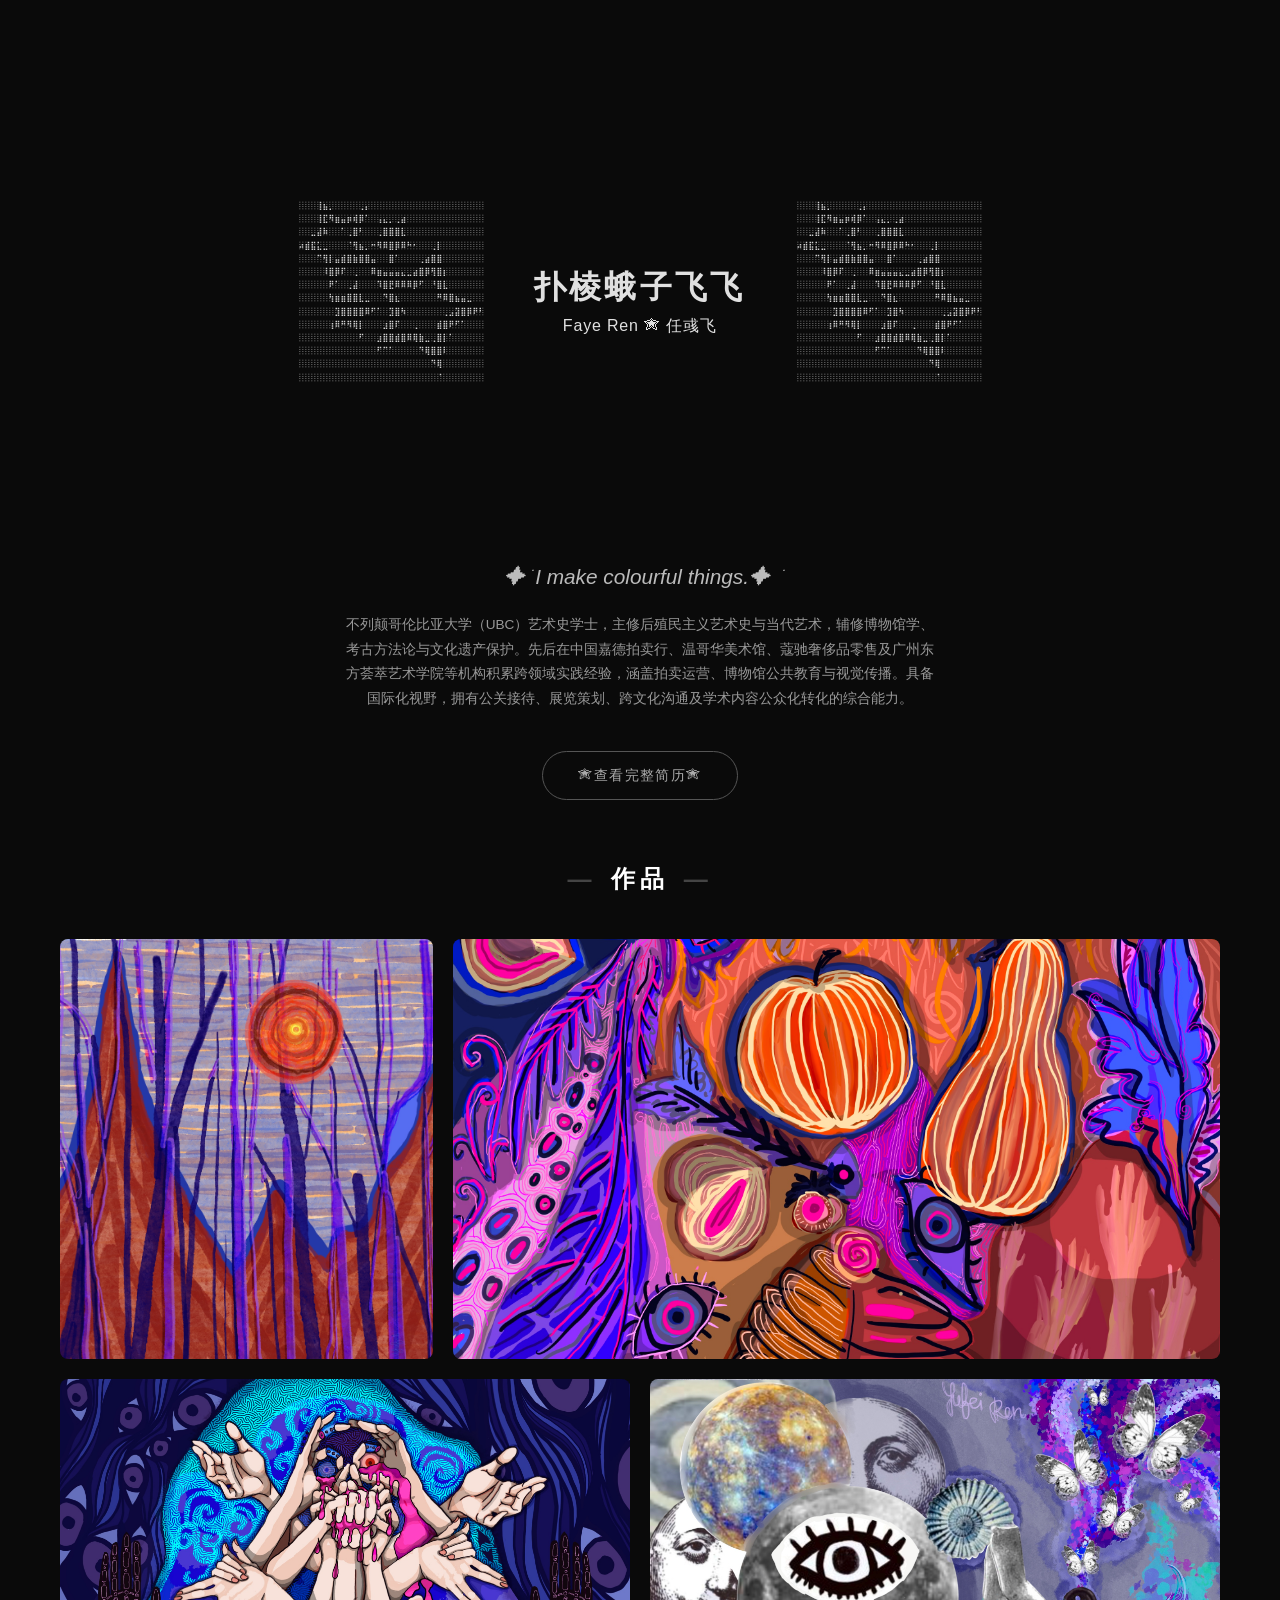
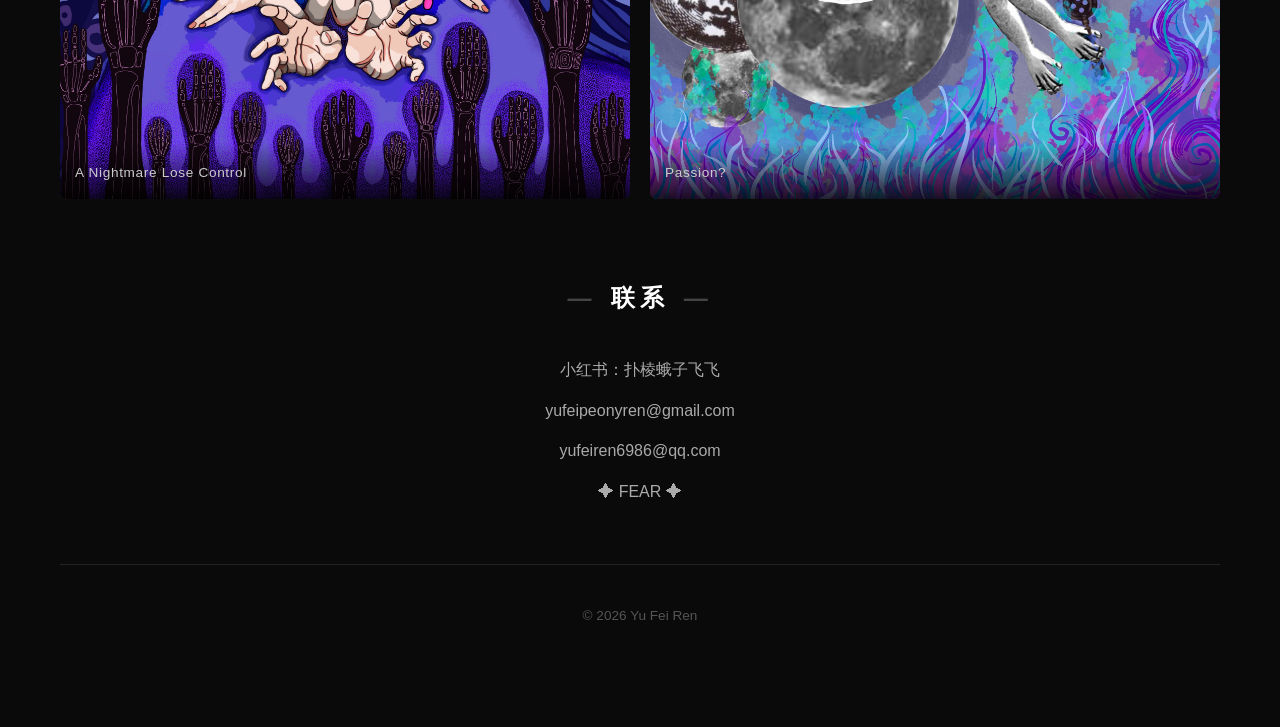
<file: index.html>
<!DOCTYPE html>
<html lang="zh-CN">
<head>
    <meta charset="UTF-8">
    <meta name="viewport" content="width=device-width, initial-scale=1.0">
    <title>扑棱蛾子飞飞 | Faye Ren</title>
    <style>
        * {
            margin: 0;
            padding: 0;
            box-sizing: border-box;
        }

        body {
            background-color: #0a0a0a;
            color: #e0e0e0;
            font-family: -apple-system, BlinkMacSystemFont, "Segoe UI", Roboto, "Helvetica Neue", Arial, sans-serif;
            line-height: 1.6;
        }

        .container {
            max-width: 1200px;
            margin: 0 auto;
            padding: 60px 20px;
        }

        /* ===== Header 区域 ===== */
        header {
            padding: 40px 0 60px;
        }

        .header-wrapper {
            display: flex;
            align-items: center;
            justify-content: center;
            gap: 30px;
            min-height: 400px;
        }

        /* ===== 两侧装饰 ===== */
        .side-deco {
            flex-shrink: 0;
            opacity: 0.8;
            transition: opacity 0.4s ease;
        }

        .side-deco:hover {
            opacity: 0.5;
        }

        .side-deco pre {
            font-family: 'Courier New', monospace;
            font-size: 12px;
            line-height: 1.1;
            color: #ffffff;
            margin: 0;
            padding: 0;
            white-space: pre;
            letter-spacing: 0;
        }

        /* 右侧镜像翻转 */
        .right-deco {
            transform: scaleX(-1);
        }

        /* ===== 标题内容 ===== */
        .header-content {
            flex-shrink: 0;
            text-align: center;
            padding: 0 20px;
        }

        /* ===== 🎆 纯 CSS 爆炸入场动画 ===== */
        @keyframes explodeIn {
            0% {
                transform: scale(0) rotate(180deg);
                opacity: 0;
                letter-spacing: 50px;
                filter: blur(20px);
            }
            50% {
                opacity: 1;
                transform: scale(1.3) rotate(-5deg);
                filter: blur(0px);
            }
            70% {
                transform: scale(0.95) rotate(2deg);
            }
            100% {
                transform: scale(1) rotate(0deg);
                letter-spacing: 0.1em;
                filter: blur(0px);
            }
        }

        @keyframes explodeInDelayed {
            0% {
                transform: scale(0) translateY(30px);
                opacity: 0;
                letter-spacing: 30px;
                filter: blur(15px);
            }
            50% {
                opacity: 1;
                transform: scale(1.1) translateY(0);
                filter: blur(0px);
            }
            100% {
                transform: scale(1) translateY(0);
                letter-spacing: 0.05em;
                filter: blur(0px);
            }
        }

        /* 应用到主标题 */
        .header-content h1 {
            animation: explodeIn 1.8s cubic-bezier(0.34, 1.56, 0.64, 1) forwards;
        }

        /* 应用到副标题（延迟 0.3s 播放） */
        .header-content .subtitle {
            animation: explodeInDelayed 1.6s cubic-bezier(0.34, 1.56, 0.64, 1) 0.3s forwards;
            opacity: 1; /* 初始隐藏，等动画开始 */
        }

        /* ===== 两侧装饰也加入淡入效果 ===== */
        .side-deco {
            opacity: 0;
            animation: fadeInDeco 1.2s ease-out 0.5s forwards;
        }

        @keyframes fadeInDeco {
            0% {
                opacity: 0;
                transform: scale(0.8);
            }
            100% {
                opacity: 0.8;
                transform: scale(1);
            }
        }

        .right-deco {
            animation: fadeInDeco 1.2s ease-out 0.7s forwards;
        }

        /* Bio */
        .bio {
            max-width: 600px;
            margin: 0 auto 40px;
            text-align: center;
            opacity: 0;
            animation: fadeInUp 1s ease-out 0.8s forwards;
        }

        @keyframes fadeInUp {
            0% {
                opacity: 0;
                transform: translateY(30px);
            }
            100% {
                opacity: 1;
                transform: translateY(0);
            }
        }

        .bio-en {
            font-size: 1.3rem;
            font-style: italic;
            color: #bbb;
            margin-bottom: 20px;
        }

        .bio-cn {
            font-size: 0.85rem;
            color: #999;
            line-height: 1.8;
        }

        /* ===== 简历按钮 ===== */
        .resume-btn-wrapper {
            text-align: center;
            margin: 0 auto 60px;
            opacity: 0;
            animation: fadeInUp 1s ease-out 1.1s forwards;
        }

        .resume-btn {
            display: inline-block;
            padding: 12px 35px;
            border: 1px solid #555;
            border-radius: 30px;
            color: #aaa;
            text-decoration: none;
            font-size: 0.9rem;
            letter-spacing: 0.1em;
            background: transparent;
            transition: all 0.3s ease;
        }

        .resume-btn:hover {
            border-color: #fff;
            color: #fff;
        }

        /* Section title */
        .section-title {
            text-align: center;
            font-size: 1.5rem;
            color: #fff;
            margin-bottom: 40px;
            letter-spacing: 0.2em;
        }

        .section-title::before,
        .section-title::after {
            content: "—";
            color: #444;
            margin: 0 15px;
        }

        /* Gallery - 错落布局 */
        .gallery {
            display: grid;
            grid-template-columns: repeat(6, 1fr);
            grid-auto-rows: 200px;
            gap: 20px;
            margin-bottom: 80px;
        }

        .gallery-item {
            position: relative;
            overflow: hidden;
            border-radius: 8px;
            background: #1a1a1a;
            opacity: 0;
        }

        /* 画廊图片依次爆炸出现 */
        .gallery-item:nth-child(1) {
            animation: explodeItem 0.8s cubic-bezier(0.34, 1.56, 0.64, 1) 0.6s forwards;
        }
        .gallery-item:nth-child(2) {
            animation: explodeItem 0.8s cubic-bezier(0.34, 1.56, 0.64, 1) 0.8s forwards;
        }
        .gallery-item:nth-child(3) {
            animation: explodeItem 0.8s cubic-bezier(0.34, 1.56, 0.64, 1) 1.0s forwards;
        }
        .gallery-item:nth-child(4) {
            animation: explodeItem 0.8s cubic-bezier(0.34, 1.56, 0.64, 1) 1.2s forwards;
        }

        @keyframes explodeItem {
            0% {
                transform: scale(0) rotate(30deg);
                opacity: 0;
                filter: blur(8px);
            }
            100% {
                transform: scale(1) rotate(0deg);
                opacity: 1;
                filter: blur(0px);
            }
        }

        .gallery-item img {
            width: 100%;
            height: 100%;
            object-fit: cover;
            transition: transform 0.3s ease;
            display: block;
        }

        .gallery-item:hover img {
            transform: scale(1.03);
        }

        .gallery-caption {
            position: absolute;
            bottom: 0;
            left: 0;
            right: 0;
            padding: 20px 15px 15px;
            background: linear-gradient(transparent, rgba(0,0,0,0.8));
            font-size: 0.85rem;
            color: #ccc;
            letter-spacing: 0.05em;
        }

        /* 布局定义 */
        .item-1 {
            grid-column: span 2;
            grid-row: span 2;
        }

        .item-2 {
            grid-column: span 4;
            grid-row: span 2;
        }

        .item-3 {
            grid-column: span 3;
            grid-row: span 2;
        }

        .item-4 {
            grid-column: span 3;
            grid-row: span 2;
        }

        /* Contact */
        .contact {
            text-align: center;
            margin-bottom: 60px;
            opacity: 0;
            animation: fadeInUp 1s ease-out 1.4s forwards;
        }

        .contact-list {
            list-style: none;
            display: flex;
            flex-direction: column;
            gap: 15px;
            align-items: center;
        }

        .contact-list a {
            color: #aaa;
            text-decoration: none;
            font-size: 1rem;
            transition: color 0.2s;
        }

        .contact-list a:hover {
            color: #fff;
        }

        .contact-icon {
            margin-right: 8px;
        }

        /* Footer */
        footer {
            text-align: center;
            padding: 40px 0;
            border-top: 1px solid #222;
            color: #555;
            font-size: 0.85rem;
            opacity: 0;
            animation: fadeInUp 1s ease-out 1.6s forwards;
        }

        /* ===== 响应式：手机隐藏装饰 ===== */
        @media (max-width: 768px) {
            .side-deco {
                display: none;
            }

            .header-wrapper {
                min-height: auto;
                gap: 10px;
                flex-direction: column;
            }

            h1 {
                font-size: 2rem;
            }

            .container {
                padding: 40px 15px;
            }

            header {
                padding: 40px 0 30px;
            }

            .gallery {
                grid-template-columns: 1fr;
                grid-auto-rows: auto;
            }

            .item-1, .item-2, .item-3, .item-4 {
                grid-column: span 1;
                grid-row: span 1;
                aspect-ratio: 4/3;
            }

            .item-1 {
                aspect-ratio: 1;
            }

            /* 手机上画廊图片的动画延迟缩短，更紧凑 */
            .gallery-item:nth-child(1) { animation-delay: 0.3s; }
            .gallery-item:nth-child(2) { animation-delay: 0.4s; }
            .gallery-item:nth-child(3) { animation-delay: 0.5s; }
            .gallery-item:nth-child(4) { animation-delay: 0.6s; }
        }
    </style>
</head>
<body>
    <div class="container">
        <header>
            <div class="header-wrapper">
                <!-- 左侧装饰 -->
                <div class="side-deco left-deco">
                    <pre>
⠀⠀⠀⢸⣦⡀⠀⠀⠀⠀⢀⡄⠀⠀⠀⠀⠀⠀⠀⠀⠀⠀⠀⠀⠀⠀⠀⠀⠀⠀⠀
⠀⠀⠀⢸⣏⠻⣶⣤⡶⢾⡿⠁⠀⢠⣄⡀⢀⣴⠀⠀⠀⠀⠀⠀⠀⠀⠀⠀⠀⠀⠀
⠀⠀⣀⣼⠷⠀⠀⠁⢀⣿⠃⠀⠀⢀⣿⣿⣿⣇⠀⠀⠀⠀⠀⠀⠀⠀⠀⠀⠀⠀⠀
⠴⣾⣯⣅⣀⠀⠀⠀⠈⢻⣦⡀⠒⠻⠿⣿⡿⠿⠓⠂⠀⠀⢀⡇⠀⠀⠀⠀⠀⠀⠀
⠀⠀⠀⠉⢻⡇⣤⣾⣿⣷⣿⣿⣤⠀⠀⣿⠁⠀⠀⠀⢀⣴⣿⣿⠀⠀⠀⠀⠀⠀⠀
⠀⠀⠀⠀⠸⣿⡿⠏⠀⢀⠀⠀⠿⣶⣤⣤⣤⣄⣀⣴⣿⡿⢻⣿⡆⠀⠀⠀⠀⠀⠀
⠀⠀⠀⠀⠀⠟⠁⠀⢀⣼⠀⠀⠀⠹⣿⣟⠿⠿⠿⡿⠋⠀⠘⣿⣇⠀⠀⠀⠀⠀⠀
⠀⠀⠀⠀⠀⢳⣶⣶⣿⣿⣇⣀⠀⠀⠙⣿⣆⠀⠀⠀⠀⠀⠀⠛⠿⣿⣦⣤⣀⠀⠀
⠀⠀⠀⠀⠀⠀⣹⣿⣿⣿⣿⠿⠋⠁⠀⣹⣿⠳⠀⠀⠀⠀⠀⠀⢀⣠⣽⣿⡿⠟⠃
⠀⠀⠀⠀⠀⢰⠿⠛⠻⢿⡇⠀⠀⠀⣰⣿⠏⠀⠀⢀⠀⠀⠀⣾⣿⠟⠋⠁⠀⠀⠀
⠀⠀⠀⠀⠀⠀⠀⠀⠀⠀⠋⠀⠀⣰⣿⣿⣾⣿⠿⢿⣷⣀⢀⣿⡇⠁⠀⠀⠀⠀⠀
⠀⠀⠀⠀⠀⠀⠀⠀⠀⠀⠀⠀⠀⠋⠉⠁⠀⠀⠀⠀⠙⢿⣿⣿⠇⠀⠀⠀⠀⠀⠀
⠀⠀⠀⠀⠀⠀⠀⠀⠀⠀⠀⠀⠀⠀⠀⠀⠀⠀⠀⠀⠀⠀⠙⢿⠀⠀⠀⠀⠀⠀⠀
⠀⠀⠀⠀⠀⠀⠀⠀⠀⠀⠀⠀⠀⠀⠀⠀⠀⠀⠀⠀⠀⠀⠀⠈⠀⠀⠀⠀⠀⠀⠀
                    </pre>
                </div>

                <!-- 标题内容 -->
                <div class="header-content">
                    <h1>扑棱蛾子飞飞</h1>
                    <p class="subtitle">Faye Ren ✮ 任彧飞</p>
                </div>

                <!-- 右侧装饰（镜像翻转） -->
                <div class="side-deco right-deco">
                    <pre>
⠀⠀⠀⢸⣦⡀⠀⠀⠀⠀⢀⡄⠀⠀⠀⠀⠀⠀⠀⠀⠀⠀⠀⠀⠀⠀⠀⠀⠀⠀⠀
⠀⠀⠀⢸⣏⠻⣶⣤⡶⢾⡿⠁⠀⢠⣄⡀⢀⣴⠀⠀⠀⠀⠀⠀⠀⠀⠀⠀⠀⠀⠀
⠀⠀⣀⣼⠷⠀⠀⠁⢀⣿⠃⠀⠀⢀⣿⣿⣿⣇⠀⠀⠀⠀⠀⠀⠀⠀⠀⠀⠀⠀⠀
⠴⣾⣯⣅⣀⠀⠀⠀⠈⢻⣦⡀⠒⠻⠿⣿⡿⠿⠓⠂⠀⠀⢀⡇⠀⠀⠀⠀⠀⠀⠀
⠀⠀⠀⠉⢻⡇⣤⣾⣿⣷⣿⣿⣤⠀⠀⣿⠁⠀⠀⠀⢀⣴⣿⣿⠀⠀⠀⠀⠀⠀⠀
⠀⠀⠀⠀⠸⣿⡿⠏⠀⢀⠀⠀⠿⣶⣤⣤⣤⣄⣀⣴⣿⡿⢻⣿⡆⠀⠀⠀⠀⠀⠀
⠀⠀⠀⠀⠀⠟⠁⠀⢀⣼⠀⠀⠀⠹⣿⣟⠿⠿⠿⡿⠋⠀⠘⣿⣇⠀⠀⠀⠀⠀⠀
⠀⠀⠀⠀⠀⢳⣶⣶⣿⣿⣇⣀⠀⠀⠙⣿⣆⠀⠀⠀⠀⠀⠀⠛⠿⣿⣦⣤⣀⠀⠀
⠀⠀⠀⠀⠀⠀⣹⣿⣿⣿⣿⠿⠋⠁⠀⣹⣿⠳⠀⠀⠀⠀⠀⠀⢀⣠⣽⣿⡿⠟⠃
⠀⠀⠀⠀⠀⢰⠿⠛⠻⢿⡇⠀⠀⠀⣰⣿⠏⠀⠀⢀⠀⠀⠀⣾⣿⠟⠋⠁⠀⠀⠀
⠀⠀⠀⠀⠀⠀⠀⠀⠀⠀⠋⠀⠀⣰⣿⣿⣾⣿⠿⢿⣷⣀⢀⣿⡇⠁⠀⠀⠀⠀⠀
⠀⠀⠀⠀⠀⠀⠀⠀⠀⠀⠀⠀⠀⠋⠉⠁⠀⠀⠀⠀⠙⢿⣿⣿⠇⠀⠀⠀⠀⠀⠀
⠀⠀⠀⠀⠀⠀⠀⠀⠀⠀⠀⠀⠀⠀⠀⠀⠀⠀⠀⠀⠀⠀⠙⢿⠀⠀⠀⠀⠀⠀⠀
⠀⠀⠀⠀⠀⠀⠀⠀⠀⠀⠀⠀⠀⠀⠀⠀⠀⠀⠀⠀⠀⠀⠀⠈⠀⠀⠀⠀⠀⠀⠀
                    </pre>
                </div>
            </div>
        </header>

        <!-- ===== 个人简介 ===== -->
        <section class="bio">
            <p class="bio-en">✦ ݁I make colourful things.✦ ݁</p>
            <p class="bio-cn">
                不列颠哥伦比亚大学（UBC）艺术史学士，主修后殖民主义艺术史与当代艺术，辅修博物馆学、考古方法论与文化遗产保护。先后在中国嘉德拍卖行、温哥华美术馆、蔻驰奢侈品零售及广州东方荟萃艺术学院等机构积累跨领域实践经验，涵盖拍卖运营、博物馆公共教育与视觉传播。具备国际化视野，拥有公关接待、展览策划、跨文化沟通及学术内容公众化转化的综合能力。
            </p>
        </section>

        <!-- ===== 简历入口按钮 ===== -->
        <div class="resume-btn-wrapper">
            <a href="resume.html" class="resume-btn">✮查看完整简历✮</a>
        </div>

        <!-- ===== 作品 ===== -->
        <h2 class="section-title">作品</h2>

        <div class="gallery">
            <div class="gallery-item item-1">
                <img src="art1.jpg" alt="插画作品 1">
            </div>
            <div class="gallery-item item-2">
                <img src="art2.jpg" alt="插画作品 2">
            </div>
            <div class="gallery-item item-3">
                <img src="art3.jpg" alt="A Nightmare Lose Control">
                <div class="gallery-caption">A Nightmare Lose Control</div>
            </div>
            <div class="gallery-item item-4">
                <img src="art4.jpg" alt="Passion?">
                <div class="gallery-caption">Passion?</div>
            </div>
        </div>

        <!-- ===== 联系 ===== -->
        <h2 class="section-title">联系</h2>

        <section class="contact">
            <ul class="contact-list">
                <li>
                    <a href="https://www.xiaohongshu.com/user/profile/60ed06fe000000000101e3d2" target="_blank">
                        小红书：扑棱蛾子飞飞
                    </a>
                </li>
                <li>
                    <a href="mailto:yufeipeonyren@gmail.com">
                        yufeipeonyren@gmail.com
                    </a>
                </li>
                <li>
                    <a href="mailto:yufeiren6986@qq.com">
                        yufeiren6986@qq.com
                    </a>
                </li>
                <li>
                    <a href="fear/" target="_blank">✦ FEAR ✦</a>
                </li>
            </ul>
        </section>

        <footer>
            <p>© 2026 Yu Fei Ren</p>
        </footer>
    </div>
</body>
</html>
</file>
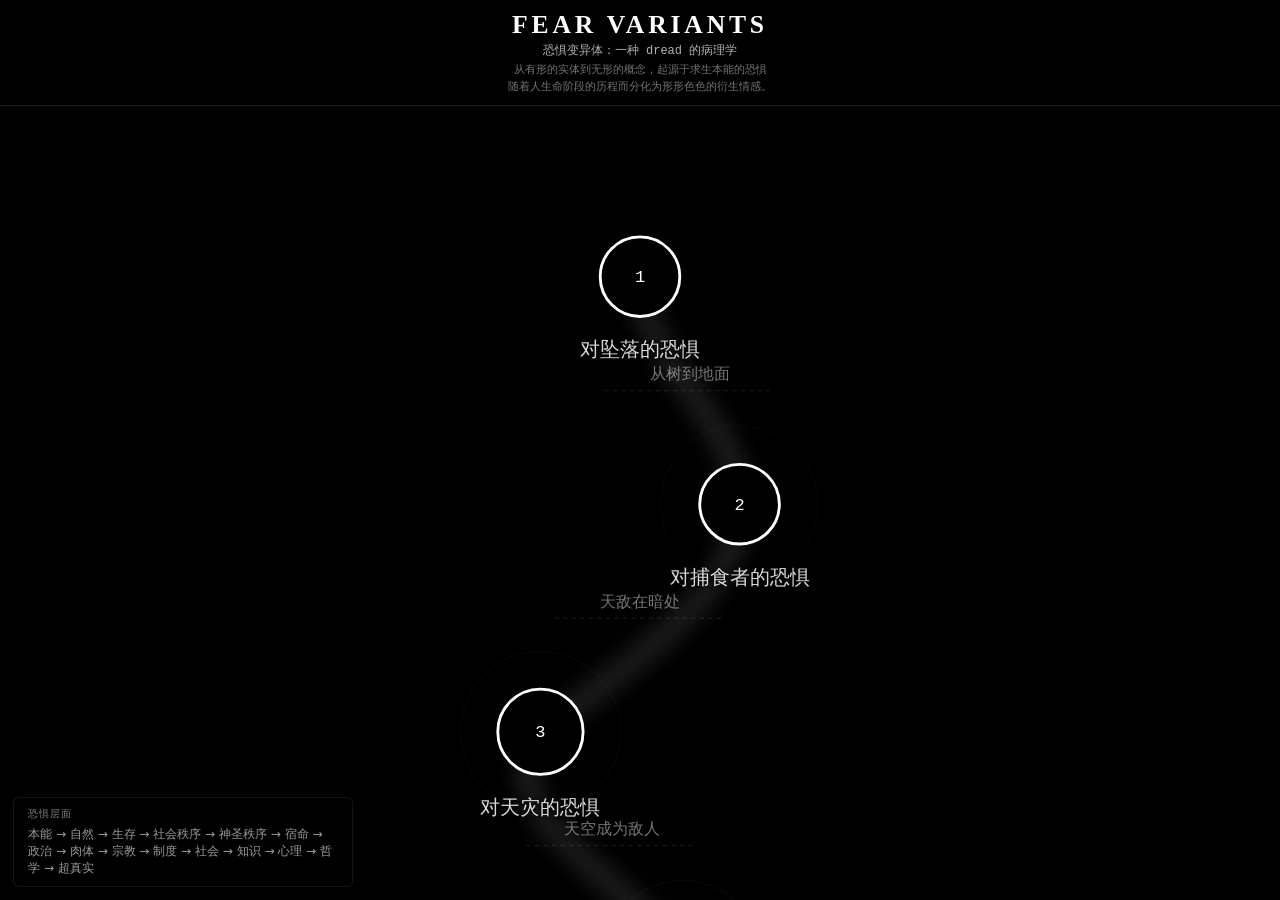
<file: fear/index.html>
<!DOCTYPE html>
<html lang="zh-CN">
<head>
<meta charset="UTF-8">
<meta name="viewport" content="width=device-width, initial-scale=1.0">
<title>Fear Variants — 恐惧变异体</title>
<link rel="stylesheet" href="style.css">
</head>
<body>

<header>
  <h1>Fear Variants</h1>
  <p class="subtitle">恐惧变异体：一种 dread 的病理学</p>
  <p class="desc">
    从有形的实体到无形的概念，起源于求生本能的恐惧<br>
    随着人生命阶段的历程而分化为形形色色的衍生情感。
  </p>
</header>

<div class="container">
  <div class="river-area">
    <!-- viewBox: wide enough for horizontal wiggle, tall enough for 19 nodes stacked -->
    <svg id="river-svg" viewBox="0 0 900 4200" preserveAspectRatio="xMidYMin meet">
      <defs>
        <filter id="glow">
          <feGaussianBlur stdDeviation="4" result="coloredBlur"/>
          <feMerge>
            <feMergeNode in="coloredBlur"/>
            <feMergeNode in="SourceGraphic"/>
          </feMerge>
        </filter>
      </defs>
      <path id="river-glow" class="river-glow" d="" stroke="#ffffff"/>
      <path id="river-main" class="river-main" d="" stroke="#ffffff"/>
      <g id="mutations"></g>
      <g id="nodes"></g>
    </svg>

    <div class="legend">
      <div class="legend-title">恐惧层面</div>
      <div class="legend-item"><span>本能 → 自然 → 生存 → 社会秩序 → 神圣秩序 → 宿命 → 政治 → 肉体 → 宗教 → 制度 → 社会 → 知识 → 心理 → 哲学 → 超真实</span></div>
    </div>
  </div>

  <aside class="detail-panel" id="detail-panel">
    <div class="panel-empty">
      <p>选择一个恐惧节点以查看解剖报告</p>
      <p style="font-size:1.5rem;margin-top:1rem;opacity:0.5">点击河流上的节点</p>
    </div>
  </aside>
</div>

<script src="script.js"></script>
</body>
</html>
</file>
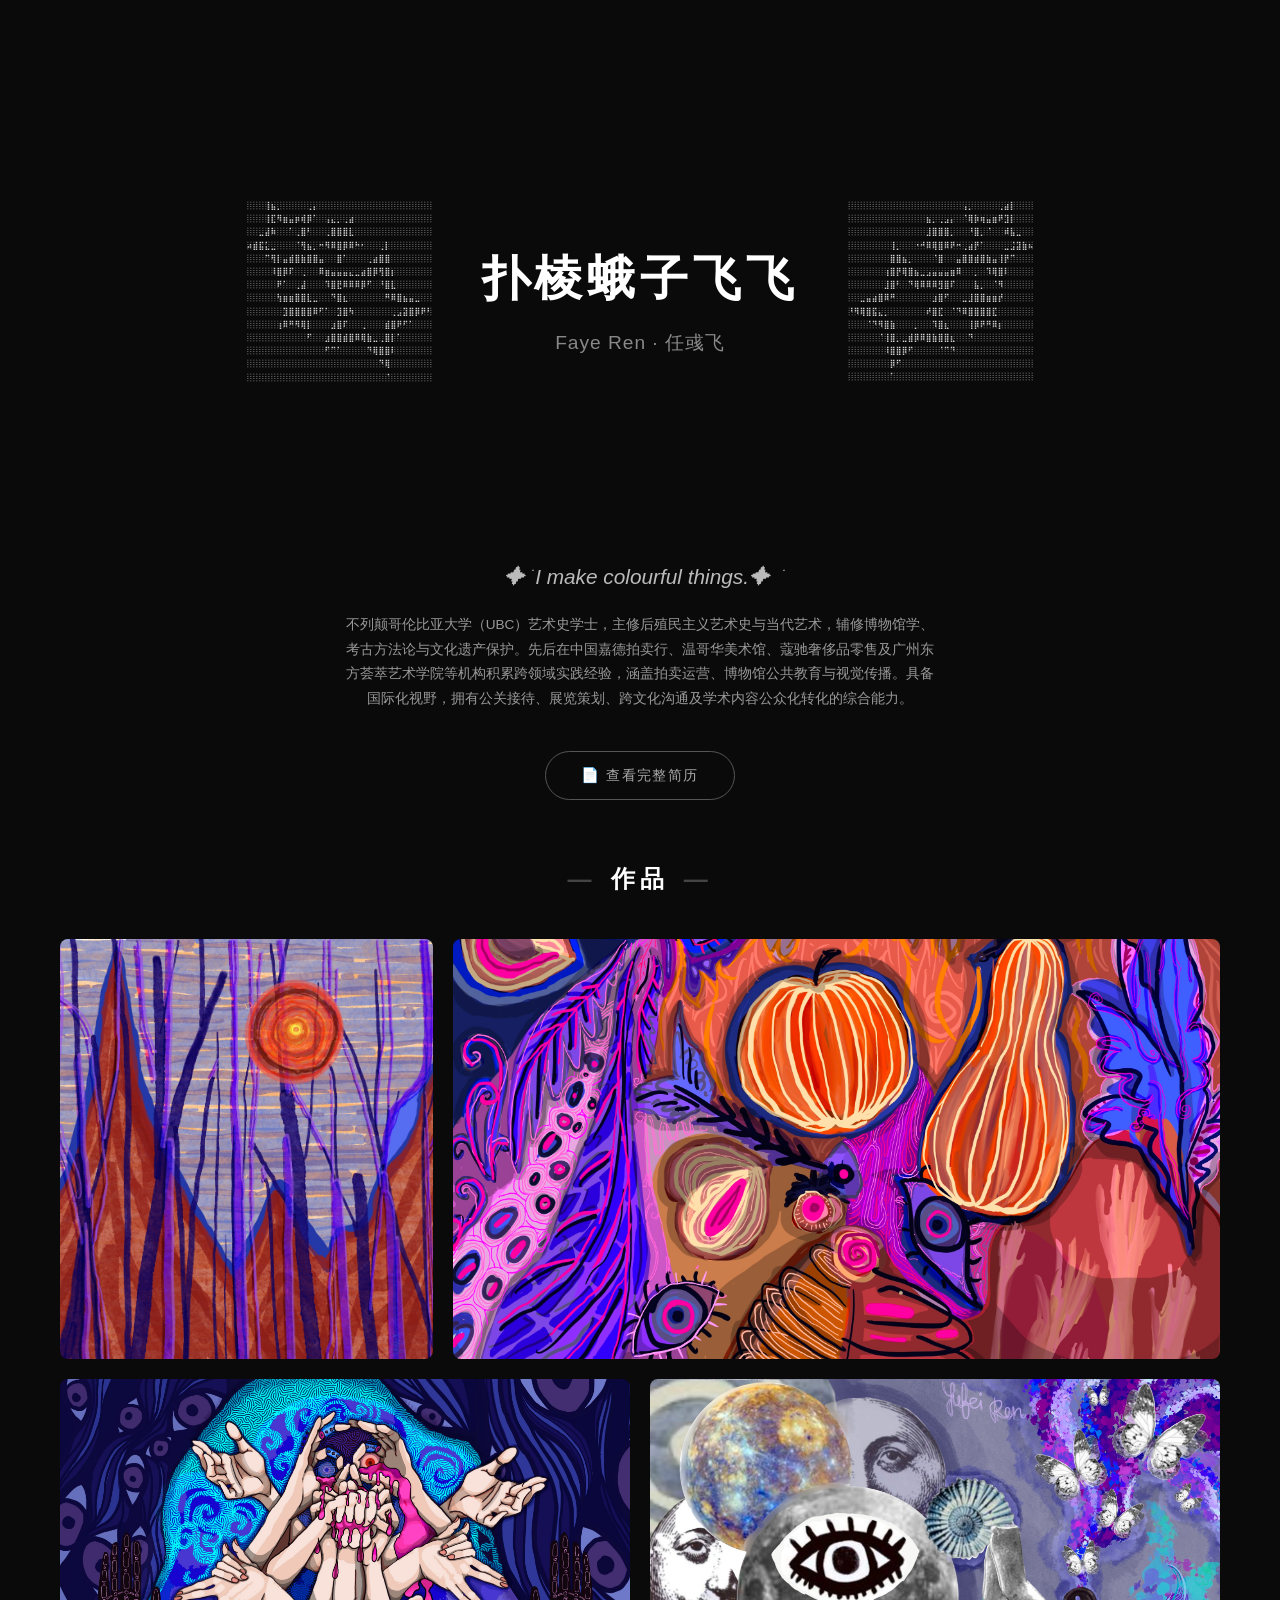
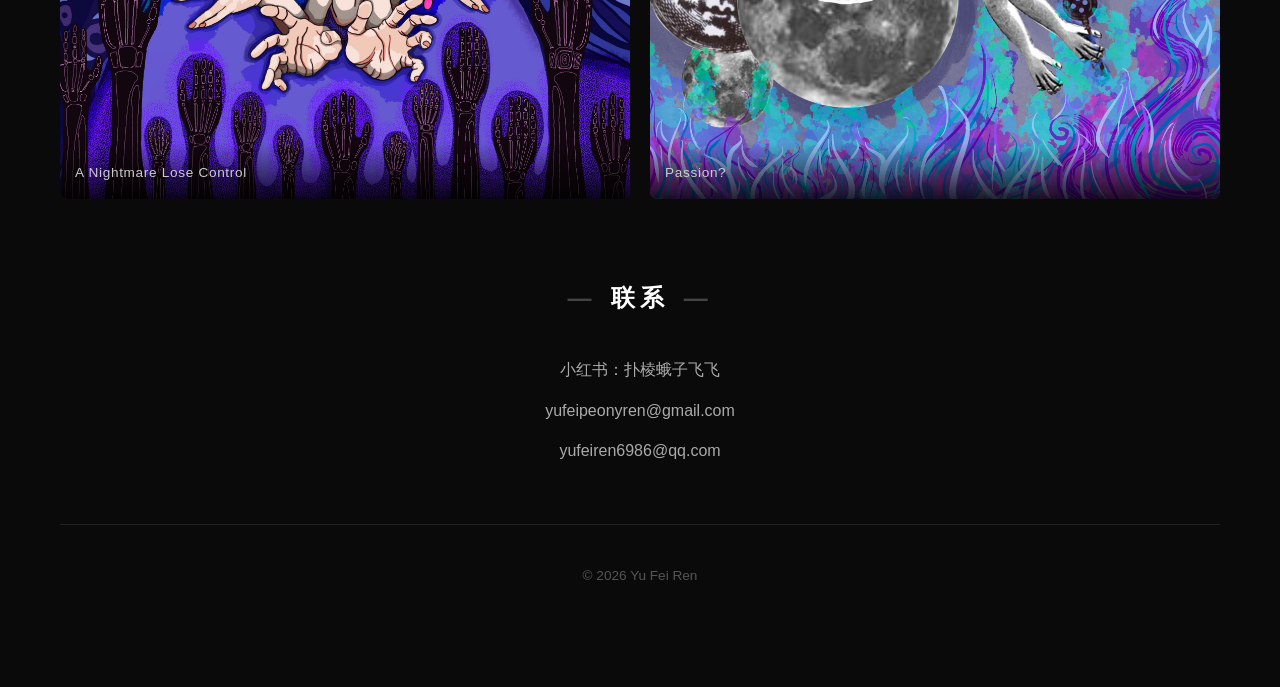
<file: deepseek_html_20260904_af0d67.html>
<!DOCTYPE html>
<html lang="zh-CN">
<head>
    <meta charset="UTF-8">
    <meta name="viewport" content="width=device-width, initial-scale=1.0">
    <title>扑棱蛾子飞飞 | Faye Ren</title>
    <style>
        * {
            margin: 0;
            padding: 0;
            box-sizing: border-box;
        }

        body {
            background-color: #0a0a0a;
            color: #e0e0e0;
            font-family: -apple-system, BlinkMacSystemFont, "Segoe UI", Roboto, "Helvetica Neue", Arial, sans-serif;
            line-height: 1.6;
        }

        .container {
            max-width: 1200px;
            margin: 0 auto;
            padding: 60px 20px;
        }

        /* ===== Header 区域 ===== */
        header {
            padding: 40px 0 60px;
        }

        .header-wrapper {
            display: flex;
            align-items: center;
            justify-content: center;
            gap: 30px;
            min-height: 400px;
        }

        /* ===== 两侧装饰 ===== */
        .side-deco {
            flex-shrink: 0;
            opacity: 0.8;
            transition: opacity 0.4s ease;
        }

        .side-deco:hover {
            opacity: 0.5;
        }

        .side-deco pre {
            font-family: 'Courier New', monospace;
            font-size: 12px;
            line-height: 1.1;
            color: #ffffff;
            margin: 0;
            padding: 0;
            white-space: pre;
            letter-spacing: 0;
        }

        /* 右侧镜像翻转 */
        .right-deco {
            transform: scaleX(-1);
        }

        /* ===== 标题内容 ===== */
        .header-content {
            flex-shrink: 0;
            text-align: center;
            padding: 0 20px;
        }

        h1 {
            font-size: 3rem;
            font-weight: 700;
            letter-spacing: 0.1em;
            margin-bottom: 10px;
            color: #ffffff;
        }

        .subtitle {
            font-size: 1.2rem;
            color: #888;
            letter-spacing: 0.05em;
        }

        /* Bio */
        .bio {
            max-width: 600px;
            margin: 0 auto 40px;
            text-align: center;
        }

        .bio-en {
            font-size: 1.3rem;
            font-style: italic;
            color: #bbb;
            margin-bottom: 20px;
        }

        .bio-cn {
            font-size: 0.85rem;
            color: #999;
            line-height: 1.8;
        }

        /* ===== 简历按钮 ===== */
        .resume-btn-wrapper {
            text-align: center;
            margin: 0 auto 60px;
        }

        .resume-btn {
            display: inline-block;
            padding: 12px 35px;
            border: 1px solid #555;
            border-radius: 30px;
            color: #aaa;
            text-decoration: none;
            font-size: 0.9rem;
            letter-spacing: 0.1em;
            background: transparent;
            transition: all 0.3s ease;
        }

        .resume-btn:hover {
            border-color: #fff;
            color: #fff;
        }

        /* Section title */
        .section-title {
            text-align: center;
            font-size: 1.5rem;
            color: #fff;
            margin-bottom: 40px;
            letter-spacing: 0.2em;
        }

        .section-title::before,
        .section-title::after {
            content: "—";
            color: #444;
            margin: 0 15px;
        }

        /* Gallery - 错落布局 */
        .gallery {
            display: grid;
            grid-template-columns: repeat(6, 1fr);
            grid-auto-rows: 200px;
            gap: 20px;
            margin-bottom: 80px;
        }

        .gallery-item {
            position: relative;
            overflow: hidden;
            border-radius: 8px;
            background: #1a1a1a;
        }

        .gallery-item img {
            width: 100%;
            height: 100%;
            object-fit: cover;
            transition: transform 0.3s ease;
            display: block;
        }

        .gallery-item:hover img {
            transform: scale(1.03);
        }

        .gallery-caption {
            position: absolute;
            bottom: 0;
            left: 0;
            right: 0;
            padding: 20px 15px 15px;
            background: linear-gradient(transparent, rgba(0,0,0,0.8));
            font-size: 0.85rem;
            color: #ccc;
            letter-spacing: 0.05em;
        }

        /* 布局定义 */
        .item-1 {
            grid-column: span 2;
            grid-row: span 2;
        }

        .item-2 {
            grid-column: span 4;
            grid-row: span 2;
        }

        .item-3 {
            grid-column: span 3;
            grid-row: span 2;
        }

        .item-4 {
            grid-column: span 3;
            grid-row: span 2;
        }

        /* Contact */
        .contact {
            text-align: center;
            margin-bottom: 60px;
        }

        .contact-list {
            list-style: none;
            display: flex;
            flex-direction: column;
            gap: 15px;
            align-items: center;
        }

        .contact-list a {
            color: #aaa;
            text-decoration: none;
            font-size: 1rem;
            transition: color 0.2s;
        }

        .contact-list a:hover {
            color: #fff;
        }

        .contact-icon {
            margin-right: 8px;
        }

        /* Footer */
        footer {
            text-align: center;
            padding: 40px 0;
            border-top: 1px solid #222;
            color: #555;
            font-size: 0.85rem;
        }

        /* ===== 响应式：手机隐藏装饰 ===== */
        @media (max-width: 768px) {
            .side-deco {
                display: none;
            }

            .header-wrapper {
                min-height: auto;
                gap: 10px;
                flex-direction: column;
            }

            h1 {
                font-size: 2rem;
            }

            .container {
                padding: 40px 15px;
            }

            header {
                padding: 40px 0 30px;
            }

            .gallery {
                grid-template-columns: 1fr;
                grid-auto-rows: auto;
            }

            .item-1, .item-2, .item-3, .item-4 {
                grid-column: span 1;
                grid-row: span 1;
                aspect-ratio: 4/3;
            }

            .item-1 {
                aspect-ratio: 1;
            }
        }
    </style>
</head>
<body>
    <div class="container">
        <header>
            <div class="header-wrapper">
                <!-- 左侧装饰 -->
                <div class="side-deco left-deco">
                    <pre>
⠀⠀⠀⢸⣦⡀⠀⠀⠀⠀⢀⡄⠀⠀⠀⠀⠀⠀⠀⠀⠀⠀⠀⠀⠀⠀⠀⠀⠀⠀⠀
⠀⠀⠀⢸⣏⠻⣶⣤⡶⢾⡿⠁⠀⢠⣄⡀⢀⣴⠀⠀⠀⠀⠀⠀⠀⠀⠀⠀⠀⠀⠀
⠀⠀⣀⣼⠷⠀⠀⠁⢀⣿⠃⠀⠀⢀⣿⣿⣿⣇⠀⠀⠀⠀⠀⠀⠀⠀⠀⠀⠀⠀⠀
⠴⣾⣯⣅⣀⠀⠀⠀⠈⢻⣦⡀⠒⠻⠿⣿⡿⠿⠓⠂⠀⠀⢀⡇⠀⠀⠀⠀⠀⠀⠀
⠀⠀⠀⠉⢻⡇⣤⣾⣿⣷⣿⣿⣤⠀⠀⣿⠁⠀⠀⠀⢀⣴⣿⣿⠀⠀⠀⠀⠀⠀⠀
⠀⠀⠀⠀⠸⣿⡿⠏⠀⢀⠀⠀⠿⣶⣤⣤⣤⣄⣀⣴⣿⡿⢻⣿⡆⠀⠀⠀⠀⠀⠀
⠀⠀⠀⠀⠀⠟⠁⠀⢀⣼⠀⠀⠀⠹⣿⣟⠿⠿⠿⡿⠋⠀⠘⣿⣇⠀⠀⠀⠀⠀⠀
⠀⠀⠀⠀⠀⢳⣶⣶⣿⣿⣇⣀⠀⠀⠙⣿⣆⠀⠀⠀⠀⠀⠀⠛⠿⣿⣦⣤⣀⠀⠀
⠀⠀⠀⠀⠀⠀⣹⣿⣿⣿⣿⠿⠋⠁⠀⣹⣿⠳⠀⠀⠀⠀⠀⠀⢀⣠⣽⣿⡿⠟⠃
⠀⠀⠀⠀⠀⢰⠿⠛⠻⢿⡇⠀⠀⠀⣰⣿⠏⠀⠀⢀⠀⠀⠀⣾⣿⠟⠋⠁⠀⠀⠀
⠀⠀⠀⠀⠀⠀⠀⠀⠀⠀⠋⠀⠀⣰⣿⣿⣾⣿⠿⢿⣷⣀⢀⣿⡇⠁⠀⠀⠀⠀⠀
⠀⠀⠀⠀⠀⠀⠀⠀⠀⠀⠀⠀⠀⠋⠉⠁⠀⠀⠀⠀⠙⢿⣿⣿⠇⠀⠀⠀⠀⠀⠀
⠀⠀⠀⠀⠀⠀⠀⠀⠀⠀⠀⠀⠀⠀⠀⠀⠀⠀⠀⠀⠀⠀⠙⢿⠀⠀⠀⠀⠀⠀⠀
⠀⠀⠀⠀⠀⠀⠀⠀⠀⠀⠀⠀⠀⠀⠀⠀⠀⠀⠀⠀⠀⠀⠀⠈⠀⠀⠀⠀⠀⠀⠀
                    </pre>
                </div>

                <!-- 标题内容 -->
                <div class="header-content">
                    <h1>扑棱蛾子飞飞</h1>
                    <p class="subtitle">Faye Ren · 任彧飞</p>
                </div>

                <!-- 右侧装饰（镜像翻转） -->
                <div class="side-deco right-deco">
                    <pre>
⠀⠀⠀⢸⣦⡀⠀⠀⠀⠀⢀⡄⠀⠀⠀⠀⠀⠀⠀⠀⠀⠀⠀⠀⠀⠀⠀⠀⠀⠀⠀
⠀⠀⠀⢸⣏⠻⣶⣤⡶⢾⡿⠁⠀⢠⣄⡀⢀⣴⠀⠀⠀⠀⠀⠀⠀⠀⠀⠀⠀⠀⠀
⠀⠀⣀⣼⠷⠀⠀⠁⢀⣿⠃⠀⠀⢀⣿⣿⣿⣇⠀⠀⠀⠀⠀⠀⠀⠀⠀⠀⠀⠀⠀
⠴⣾⣯⣅⣀⠀⠀⠀⠈⢻⣦⡀⠒⠻⠿⣿⡿⠿⠓⠂⠀⠀⢀⡇⠀⠀⠀⠀⠀⠀⠀
⠀⠀⠀⠉⢻⡇⣤⣾⣿⣷⣿⣿⣤⠀⠀⣿⠁⠀⠀⠀⢀⣴⣿⣿⠀⠀⠀⠀⠀⠀⠀
⠀⠀⠀⠀⠸⣿⡿⠏⠀⢀⠀⠀⠿⣶⣤⣤⣤⣄⣀⣴⣿⡿⢻⣿⡆⠀⠀⠀⠀⠀⠀
⠀⠀⠀⠀⠀⠟⠁⠀⢀⣼⠀⠀⠀⠹⣿⣟⠿⠿⠿⡿⠋⠀⠘⣿⣇⠀⠀⠀⠀⠀⠀
⠀⠀⠀⠀⠀⢳⣶⣶⣿⣿⣇⣀⠀⠀⠙⣿⣆⠀⠀⠀⠀⠀⠀⠛⠿⣿⣦⣤⣀⠀⠀
⠀⠀⠀⠀⠀⠀⣹⣿⣿⣿⣿⠿⠋⠁⠀⣹⣿⠳⠀⠀⠀⠀⠀⠀⢀⣠⣽⣿⡿⠟⠃
⠀⠀⠀⠀⠀⢰⠿⠛⠻⢿⡇⠀⠀⠀⣰⣿⠏⠀⠀⢀⠀⠀⠀⣾⣿⠟⠋⠁⠀⠀⠀
⠀⠀⠀⠀⠀⠀⠀⠀⠀⠀⠋⠀⠀⣰⣿⣿⣾⣿⠿⢿⣷⣀⢀⣿⡇⠁⠀⠀⠀⠀⠀
⠀⠀⠀⠀⠀⠀⠀⠀⠀⠀⠀⠀⠀⠋⠉⠁⠀⠀⠀⠀⠙⢿⣿⣿⠇⠀⠀⠀⠀⠀⠀
⠀⠀⠀⠀⠀⠀⠀⠀⠀⠀⠀⠀⠀⠀⠀⠀⠀⠀⠀⠀⠀⠀⠙⢿⠀⠀⠀⠀⠀⠀⠀
⠀⠀⠀⠀⠀⠀⠀⠀⠀⠀⠀⠀⠀⠀⠀⠀⠀⠀⠀⠀⠀⠀⠀⠈⠀⠀⠀⠀⠀⠀⠀
                    </pre>
                </div>
            </div>
        </header>

        <!-- ===== 个人简介 ===== -->
        <section class="bio">
            <p class="bio-en">✦ ݁I make colourful things.✦ ݁</p>
            <p class="bio-cn">
                不列颠哥伦比亚大学（UBC）艺术史学士，主修后殖民主义艺术史与当代艺术，辅修博物馆学、考古方法论与文化遗产保护。先后在中国嘉德拍卖行、温哥华美术馆、蔻驰奢侈品零售及广州东方荟萃艺术学院等机构积累跨领域实践经验，涵盖拍卖运营、博物馆公共教育与视觉传播。具备国际化视野，拥有公关接待、展览策划、跨文化沟通及学术内容公众化转化的综合能力。
            </p>
        </section>

        <!-- ===== 简历入口按钮 ===== -->
        <div class="resume-btn-wrapper">
            <a href="resume.html" class="resume-btn">📄 查看完整简历</a>
        </div>

        <!-- ===== 作品 ===== -->
        <h2 class="section-title">作品</h2>

        <div class="gallery">
            <div class="gallery-item item-1">
                <img src="art1.jpg" alt="插画作品 1">
            </div>
            <div class="gallery-item item-2">
                <img src="art2.jpg" alt="插画作品 2">
            </div>
            <div class="gallery-item item-3">
                <img src="art3.jpg" alt="A Nightmare Lose Control">
                <div class="gallery-caption">A Nightmare Lose Control</div>
            </div>
            <div class="gallery-item item-4">
                <img src="art4.jpg" alt="Passion?">
                <div class="gallery-caption">Passion?</div>
            </div>
        </div>

        <!-- ===== 联系 ===== -->
        <h2 class="section-title">联系</h2>

        <section class="contact">
            <ul class="contact-list">
                <li>
                    <a href="https://www.xiaohongshu.com/user/profile/60ed06fe000000000101e3d2" target="_blank">
                        小红书：扑棱蛾子飞飞
                    </a>
                </li>
                <li>
                    <a href="mailto:yufeipeonyren@gmail.com">
                        yufeipeonyren@gmail.com
                    </a>
                </li>
                <li>
                    <a href="mailto:yufeiren6986@qq.com">
                        yufeiren6986@qq.com
                    </a>
                </li>
            </ul>
        </section>

        <footer>
            <p>© 2026 Yu Fei Ren</p>
        </footer>
    </div>
</body>
</html>
</file>
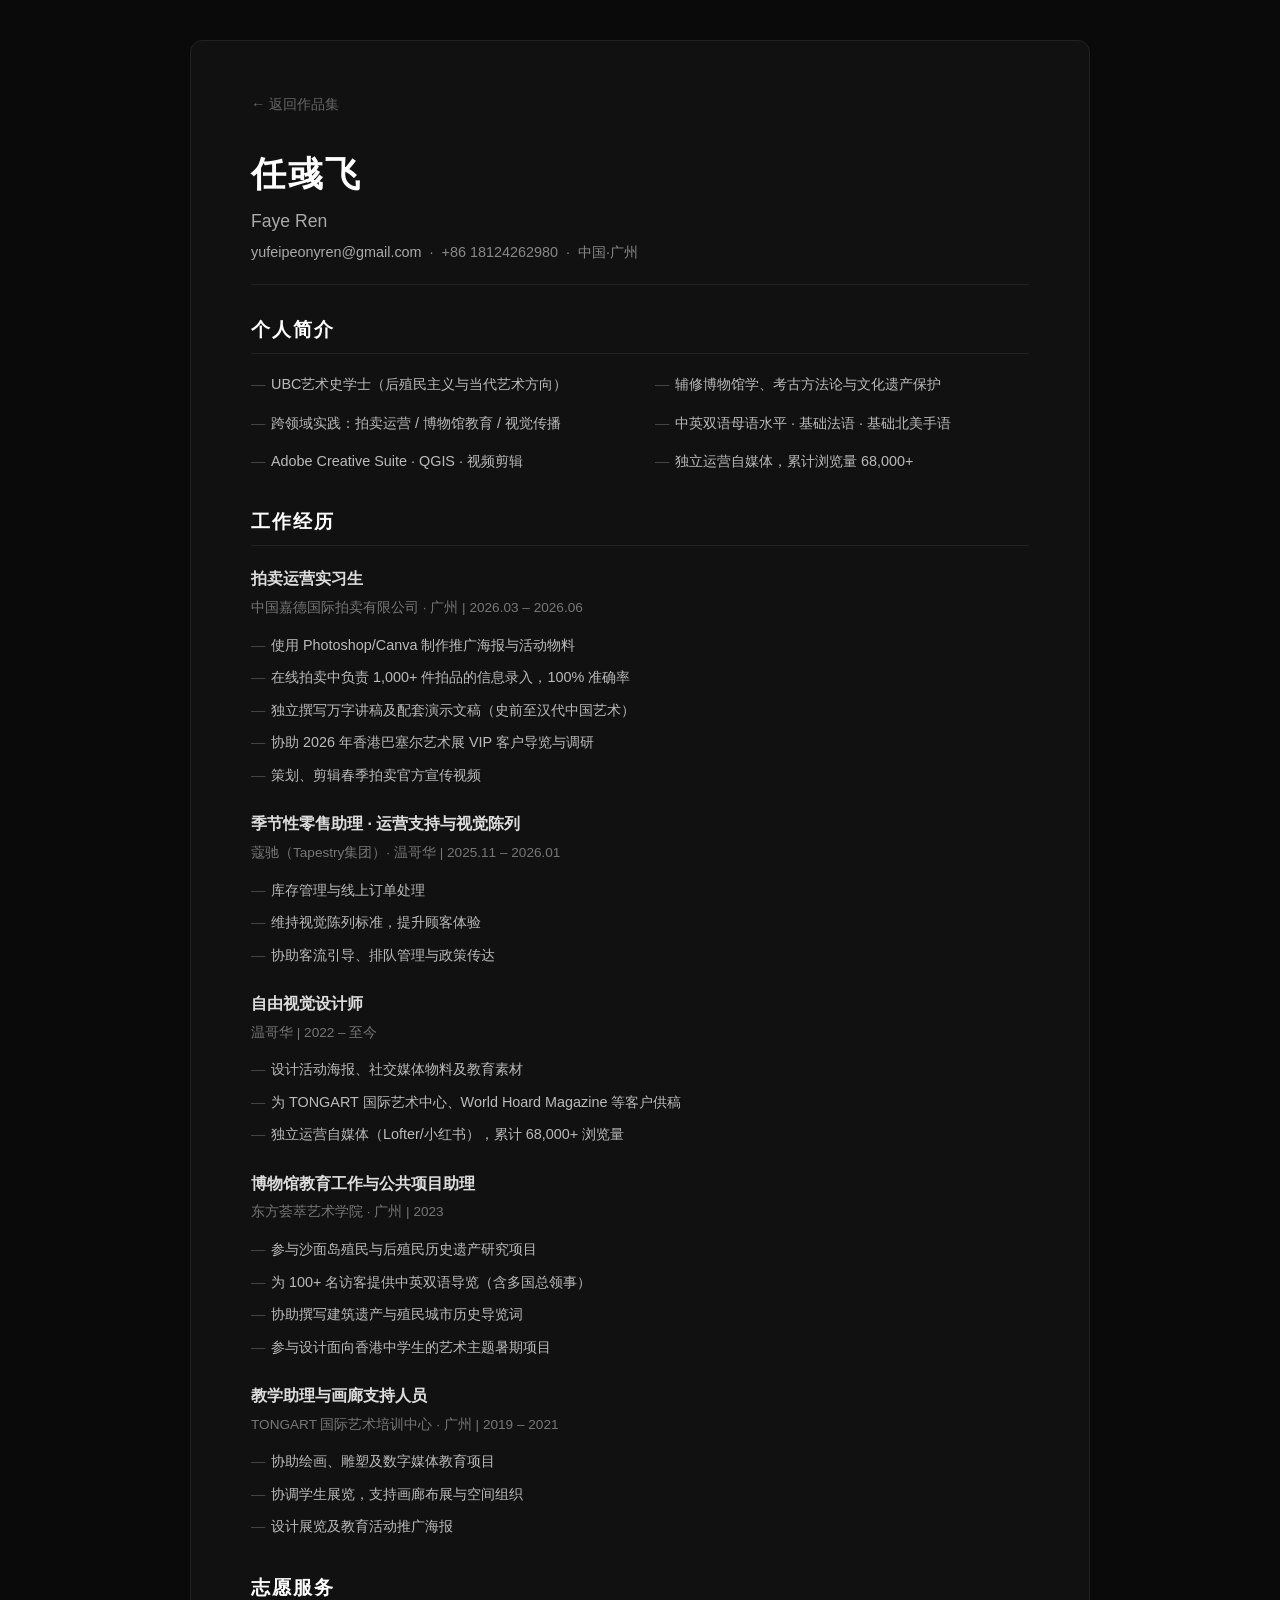
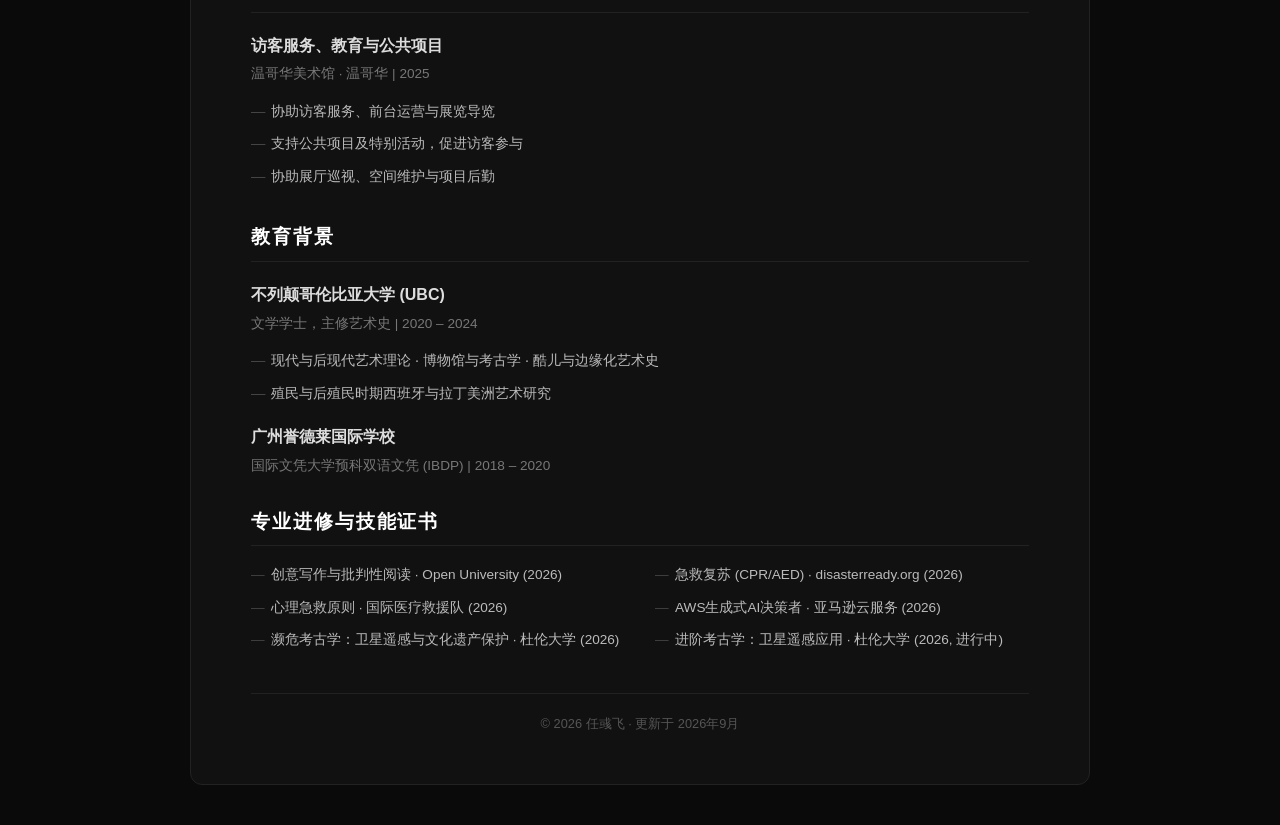
<file: resume.html>
<!DOCTYPE html>
<html lang="zh-CN">
<head>
    <meta charset="UTF-8">
    <meta name="viewport" content="width=device-width, initial-scale=1.0">
    <title>简历 | 任彧飞 Faye Ren</title>
    <style>
        * {
            margin: 0;
            padding: 0;
            box-sizing: border-box;
        }

        body {
            background-color: #0a0a0a;
            color: #e0e0e0;
            font-family: -apple-system, BlinkMacSystemFont, "Segoe UI", Roboto, "Helvetica Neue", Arial, sans-serif;
            line-height: 1.6;
            padding: 40px 20px;
        }

        .resume-container {
            max-width: 900px;
            margin: 0 auto;
            background: #111;
            padding: 50px 60px;
            border-radius: 12px;
            border: 1px solid #222;
        }

        .back-link {
            display: inline-block;
            margin-bottom: 30px;
            color: #666;
            text-decoration: none;
            font-size: 0.9rem;
            transition: color 0.2s;
        }

        .back-link:hover {
            color: #fff;
        }

        h1 {
            font-size: 2.2rem;
            font-weight: 700;
            color: #fff;
            letter-spacing: 0.05em;
            margin-bottom: 5px;
        }

        .contact-info {
            color: #888;
            font-size: 0.9rem;
            margin-bottom: 30px;
            padding-bottom: 20px;
            border-bottom: 1px solid #222;
        }

        .contact-info a {
            color: #aaa;
            text-decoration: none;
        }

        .contact-info a:hover {
            color: #fff;
        }

        h2 {
            font-size: 1.2rem;
            color: #fff;
            margin: 30px 0 15px;
            padding-bottom: 8px;
            border-bottom: 1px solid #222;
            letter-spacing: 0.1em;
        }

        h3 {
            font-size: 1rem;
            color: #ddd;
            margin: 20px 0 5px;
        }

        .meta {
            color: #777;
            font-size: 0.85rem;
            margin-bottom: 10px;
        }

        ul {
            list-style: none;
            padding-left: 0;
        }

        ul li {
            padding: 4px 0 4px 20px;
            position: relative;
            color: #bbb;
            font-size: 0.9rem;
            line-height: 1.7;
        }

        ul li::before {
            content: "—";
            position: absolute;
            left: 0;
            color: #444;
        }

        .bio-grid {
            display: grid;
            grid-template-columns: 1fr 1fr;
            gap: 8px 30px;
        }

        .bio-grid li {
            padding: 3px 0 3px 20px;
        }

        .skills-grid {
            display: grid;
            grid-template-columns: 1fr 1fr;
            gap: 5px 30px;
        }

        .skills-grid li {
            padding: 2px 0 2px 20px;
            font-size: 0.85rem;
        }

        .highlight {
            color: #ccc;
        }

        @media (max-width: 768px) {
            .resume-container {
                padding: 30px 20px;
            }

            .bio-grid,
            .skills-grid {
                grid-template-columns: 1fr;
            }

            h1 {
                font-size: 1.6rem;
            }
        }
    </style>
</head>
<body>
    <div class="resume-container">
        <a href="index.html" class="back-link">← 返回作品集</a>

        <h1>任彧飞</h1>
        <p style="color: #aaa; font-size: 1.1rem; margin-bottom: 5px;">Faye Ren</p>
        <div class="contact-info">
             <a href="mailto:yufeipeonyren@gmail.com">yufeipeonyren@gmail.com</a>
            &nbsp;·&nbsp; +86 18124262980
            &nbsp;·&nbsp; 中国·广州
        </div>

        <!-- ===== 个人简介 ===== -->
        <h2>个人简介</h2>
        <ul class="bio-grid">
            <li>UBC艺术史学士（后殖民主义与当代艺术方向）</li>
            <li>辅修博物馆学、考古方法论与文化遗产保护</li>
            <li>跨领域实践：拍卖运营 / 博物馆教育 / 视觉传播</li>
            <li>中英双语母语水平 · 基础法语 · 基础北美手语</li>
            <li>Adobe Creative Suite · QGIS · 视频剪辑</li>
            <li>独立运营自媒体，累计浏览量 68,000+</li>
        </ul>

        <!-- ===== 工作经历 ===== -->
        <h2>工作经历</h2>

        <h3>拍卖运营实习生</h3>
        <div class="meta">中国嘉德国际拍卖有限公司 · 广州 | 2026.03 – 2026.06</div>
        <ul>
            <li>使用 Photoshop/Canva 制作推广海报与活动物料</li>
            <li>在线拍卖中负责 1,000+ 件拍品的信息录入，100% 准确率</li>
            <li>独立撰写万字讲稿及配套演示文稿（史前至汉代中国艺术）</li>
            <li>协助 2026 年香港巴塞尔艺术展 VIP 客户导览与调研</li>
            <li>策划、剪辑春季拍卖官方宣传视频</li>
        </ul>

        <h3>季节性零售助理 · 运营支持与视觉陈列</h3>
        <div class="meta">蔻驰（Tapestry集团）· 温哥华 | 2025.11 – 2026.01</div>
        <ul>
            <li>库存管理与线上订单处理</li>
            <li>维持视觉陈列标准，提升顾客体验</li>
            <li>协助客流引导、排队管理与政策传达</li>
        </ul>

        <h3>自由视觉设计师</h3>
        <div class="meta">温哥华 | 2022 – 至今</div>
        <ul>
            <li>设计活动海报、社交媒体物料及教育素材</li>
            <li>为 TONGART 国际艺术中心、World Hoard Magazine 等客户供稿</li>
            <li>独立运营自媒体（Lofter/小红书），累计 68,000+ 浏览量</li>
        </ul>

        <h3>博物馆教育工作与公共项目助理</h3>
        <div class="meta">东方荟萃艺术学院 · 广州 | 2023</div>
        <ul>
            <li>参与沙面岛殖民与后殖民历史遗产研究项目</li>
            <li>为 100+ 名访客提供中英双语导览（含多国总领事）</li>
            <li>协助撰写建筑遗产与殖民城市历史导览词</li>
            <li>参与设计面向香港中学生的艺术主题暑期项目</li>
        </ul>

        <h3>教学助理与画廊支持人员</h3>
        <div class="meta">TONGART 国际艺术培训中心 · 广州 | 2019 – 2021</div>
        <ul>
            <li>协助绘画、雕塑及数字媒体教育项目</li>
            <li>协调学生展览，支持画廊布展与空间组织</li>
            <li>设计展览及教育活动推广海报</li>
        </ul>

        <!-- ===== 志愿服务 ===== -->
        <h2>志愿服务</h2>
        <h3>访客服务、教育与公共项目</h3>
        <div class="meta">温哥华美术馆 · 温哥华 | 2025</div>
        <ul>
            <li>协助访客服务、前台运营与展览导览</li>
            <li>支持公共项目及特别活动，促进访客参与</li>
            <li>协助展厅巡视、空间维护与项目后勤</li>
        </ul>

        <!-- ===== 教育背景 ===== -->
        <h2>教育背景</h2>
        <h3>不列颠哥伦比亚大学 (UBC)</h3>
        <div class="meta">文学学士，主修艺术史 | 2020 – 2024</div>
        <ul>
            <li>现代与后现代艺术理论 · 博物馆与考古学 · 酷儿与边缘化艺术史</li>
            <li>殖民与后殖民时期西班牙与拉丁美洲艺术研究</li>
        </ul>

        <h3 style="margin-top:15px;">广州誉德莱国际学校</h3>
        <div class="meta">国际文凭大学预科双语文凭 (IBDP) | 2018 – 2020</div>

        <!-- ===== 专业进修与技能证书 ===== -->
        <h2>专业进修与技能证书</h2>
        <ul class="skills-grid">
            <li>创意写作与批判性阅读 · Open University (2026)</li>
            <li>急救复苏 (CPR/AED) · disasterready.org (2026)</li>
            <li>心理急救原则 · 国际医疗救援队 (2026)</li>
            <li>AWS生成式AI决策者 · 亚马逊云服务 (2026)</li>
            <li>濒危考古学：卫星遥感与文化遗产保护 · 杜伦大学 (2026)</li>
            <li>进阶考古学：卫星遥感应用 · 杜伦大学 (2026, 进行中)</li>
        </ul>

        <div style="margin-top: 40px; padding-top: 20px; border-top: 1px solid #222; text-align: center; color: #555; font-size: 0.8rem;">
            <p>© 2026 任彧飞 · 更新于 2026年9月</p>
        </div>
    </div>
</body>
</html>
</file>
<file: fear/style.css>
/* 全局重置 */
* { margin: 0; padding: 0; box-sizing: border-box; }

html, body {
  height: 100%;
  overflow: hidden;
}

body {
  background: #000;
  color: #fff;
  font-family: system-ui, -apple-system, 'Segoe UI', 'Noto Sans SC', 'PingFang SC', 'Microsoft YaHei', sans-serif;
  display: flex;
  flex-direction: column;
}

/* ===== Compact Header ===== */
header {
  text-align: center;
  padding: 0.6rem 1rem;
  border-bottom: 1px solid rgba(255,255,255,0.12);
  flex-shrink: 0;
}
header h1 {
  font-family: Georgia, 'Times New Roman', serif;
  font-size: 1.6rem;
  letter-spacing: 0.15em;
  text-transform: uppercase;
}
header .subtitle {
  font-family: 'Courier New', monospace;
  color: rgba(255,255,255,0.7);
  margin-top: 0.15rem;
  font-size: 0.75rem;
}
header .desc {
  color: rgba(255,255,255,0.45);
  margin-top: 0.2rem;
  font-size: 0.7rem;
  max-width: 600px;
  margin-left: auto;
  margin-right: auto;
  line-height: 1.5;
}

/* ===== Layout ===== */
.container {
  display: flex;
  flex: 1;
  min-height: 0;
  position: relative;
}

/* ===== River Area — scrollable vertically ===== */
.river-area {
  flex: 1;
  position: relative;
  min-height: 0;
  overflow-y: auto;
  overflow-x: hidden;
}
#river-svg {
  width: 100%;
  min-height: 100%;
  display: block;
}

/* ===== River Paths ===== */
.river-glow {
  fill: none;
  stroke-width: 16;
  opacity: 0.12;
  filter: blur(8px);
}
.river-main {
  fill: none;
  stroke-width: 2;
  stroke-dasharray: 2000;
  stroke-dashoffset: 2000;
  animation: flow 22s linear infinite;
}
@keyframes flow {
  0% { stroke-dashoffset: 2000; }
  100% { stroke-dashoffset: 0; }
}

/* ===== Nodes ===== */
.node { cursor: pointer; }
.node-circle {
  fill: #000;
  stroke: #fff;
  stroke-width: 2;
  transition: all 0.3s ease;
}
.node:hover .node-circle {
  filter: drop-shadow(0 0 10px rgba(255,255,255,0.6));
  stroke-width: 3;
}
.node-pulse {
  fill: none;
  stroke: #fff;
  stroke-width: 1;
  opacity: 0.12;
}
.node-label {
  font-family: 'Courier New', 'Noto Sans SC', monospace;
  font-size: 14px;
  fill: #fff;
  text-anchor: middle;
  pointer-events: none;
  opacity: 0.85;
  text-shadow: 0 0 4px #000, 0 0 8px #000, 0 1px 2px #000;
  transition: opacity 0.3s;
}
.node:hover .node-label { opacity: 1; }
.node-num {
  font-family: 'Courier New', monospace;
  font-size: 12px;
  fill: #fff;
  text-anchor: middle;
  pointer-events: none;
}

/* ===== Mutation Labels ===== */
.mut-label {
  font-family: 'Courier New', 'Noto Sans SC', monospace;
  font-size: 11px;
  fill: rgba(255,255,255,0.45);
  text-anchor: middle;
  pointer-events: none;
}
.mut-line {
  stroke: rgba(255,255,255,0.08);
  stroke-width: 1;
  stroke-dasharray: 3 3;
  pointer-events: none;
}

/* ===== Detail Panel — overlay on right, fixed position ===== */
.detail-panel {
  position: fixed;
  top: 0;
  right: 0;
  bottom: 0;
  width: 380px;
  background: rgba(5,5,5,0.94);
  border-left: 1px solid rgba(255,255,255,0.12);
  padding: 1.25rem;
  overflow-y: auto;
  transform: translateX(100%);
  transition: transform 0.4s cubic-bezier(0.16, 1, 0.3, 1);
  z-index: 100;
  backdrop-filter: blur(12px);
}
.detail-panel.active { transform: translateX(0); }

.panel-close {
  position: absolute;
  top: 0.8rem;
  right: 0.8rem;
  background: none;
  border: 1px solid rgba(255,255,255,0.2);
  color: #fff;
  width: 28px;
  height: 28px;
  border-radius: 50%;
  cursor: pointer;
  font-size: 1.1rem;
  line-height: 1;
  display: flex;
  align-items: center;
  justify-content: center;
  padding: 0;
}
.panel-close:hover {
  border-color: rgba(255,255,255,0.5);
  background: rgba(255,255,255,0.08);
}

.panel-empty {
  text-align: center;
  color: rgba(255,255,255,0.4);
  margin-top: 50%;
  font-size: 0.9rem;
}

/* ===== Panel Content ===== */
.detail-era {
  font-family: 'Courier New', 'Noto Sans SC', monospace;
  font-size: 0.7rem;
  color: rgba(255,255,255,0.5);
  text-transform: uppercase;
  letter-spacing: 0.12em;
  margin-bottom: 0.4rem;
}
.detail-title {
  font-family: Georgia, 'Times New Roman', 'Noto Sans SC', serif;
  font-size: 1.3rem;
  margin-bottom: 1rem;
  line-height: 1.3;
}

.depth-wrap { margin-bottom: 1rem; }
.depth-labels {
  display: flex;
  justify-content: space-between;
  font-size: 0.7rem;
  color: rgba(255,255,255,0.4);
  margin-bottom: 0.3rem;
  font-family: 'Courier New', monospace;
}
.depth-track {
  height: 3px;
  background: rgba(255,255,255,0.12);
  border-radius: 2px;
  position: relative;
}
.depth-marker {
  position: absolute;
  top: -4px;
  width: 10px;
  height: 10px;
  border-radius: 50%;
  background: #fff;
  box-shadow: 0 0 8px rgba(255,255,255,0.4);
  transform: translateX(-50%);
  transition: left 0.5s ease;
}

.mutation-path {
  display: flex;
  align-items: center;
  gap: 0.4rem;
  margin: 0.8rem 0 1rem;
  padding: 0.6rem 0.75rem;
  background: rgba(255,255,255,0.04);
  border: 1px solid rgba(255,255,255,0.08);
  border-radius: 6px;
  font-size: 0.8rem;
  flex-wrap: wrap;
  line-height: 1.4;
}
.mutation-path .arrow { color: rgba(255,255,255,0.4); font-family: 'Courier New', monospace; }

.section { margin-bottom: 1rem; }
.section h4 {
  font-family: 'Courier New', 'Noto Sans SC', monospace;
  font-size: 0.65rem;
  text-transform: uppercase;
  letter-spacing: 0.12em;
  color: rgba(255,255,255,0.5);
  margin-bottom: 0.3rem;
  display: flex;
  align-items: center;
  gap: 0.4rem;
}
.section h4::before {
  content: '';
  display: inline-block;
  width: 5px;
  height: 5px;
  border-radius: 50%;
  background: currentColor;
}
.section p {
  font-size: 0.85rem;
  line-height: 1.6;
  color: rgba(255,255,255,0.8);
  margin: 0;
}

.detail-quote {
  font-family: Georgia, 'Times New Roman', 'Noto Sans SC', serif;
  font-style: italic;
  border-left: 2px solid rgba(255,255,255,0.3);
  padding-left: 0.8rem;
  margin: 1rem 0;
  font-size: 0.9rem;
  line-height: 1.5;
  color: rgba(255,255,255,0.65);
}

/* ===== Legend ===== */
.legend {
  position: fixed;
  bottom: 0.8rem;
  left: 0.8rem;
  background: rgba(0,0,0,0.85);
  border: 1px solid rgba(255,255,255,0.08);
  padding: 0.6rem 0.9rem;
  border-radius: 6px;
  font-size: 0.75rem;
  z-index: 10;
  max-width: 340px;
  backdrop-filter: blur(4px);
  pointer-events: none;
}
.legend-title {
  font-family: 'Courier New', 'Noto Sans SC', monospace;
  text-transform: uppercase;
  letter-spacing: 0.1em;
  margin-bottom: 0.3rem;
  color: rgba(255,255,255,0.5);
  font-size: 0.65rem;
}
.legend-item span { color: rgba(255,255,255,0.6); line-height: 1.4; font-size: 0.75rem; }
</file>
